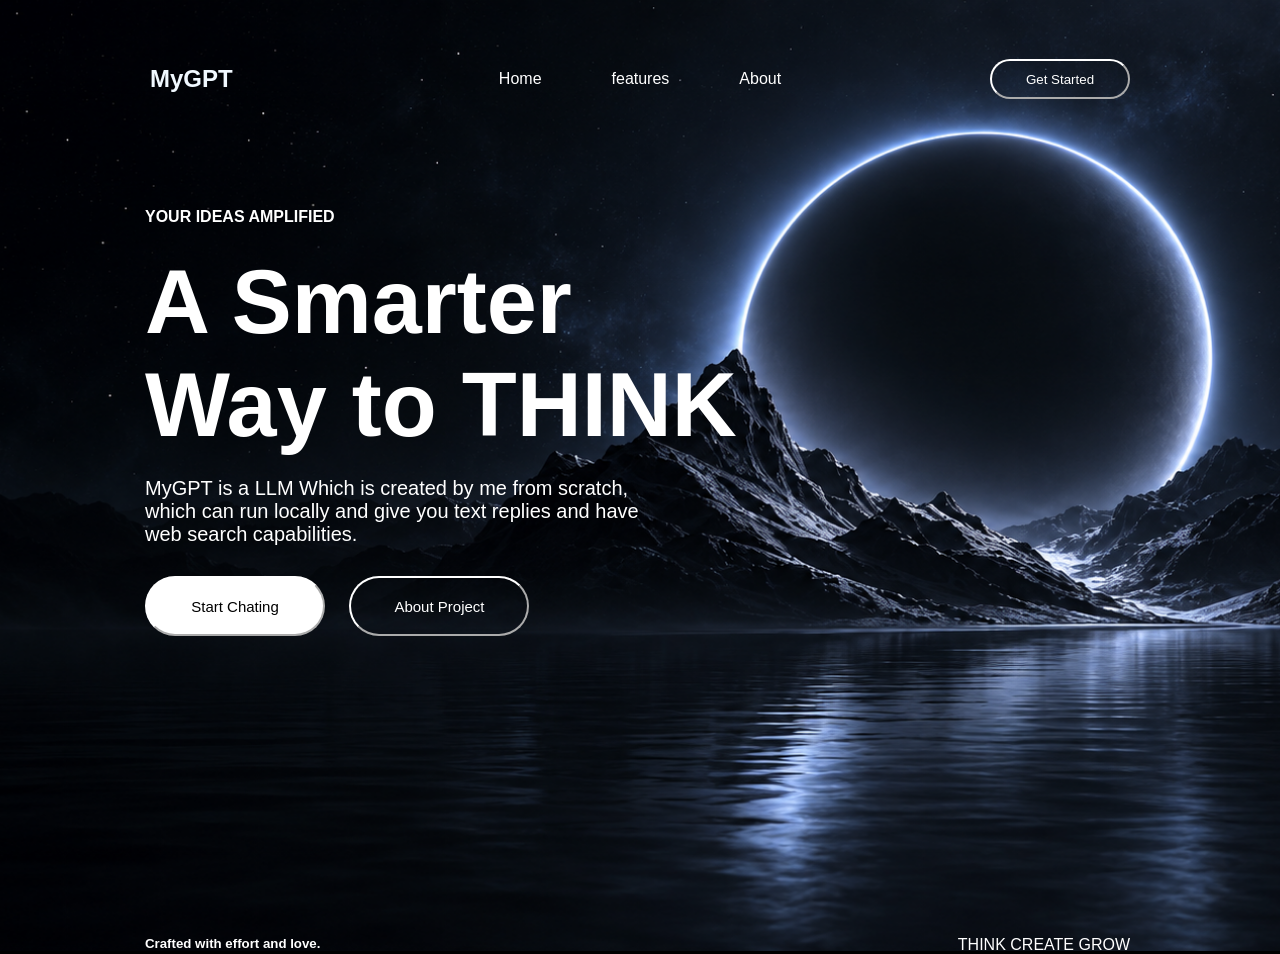
<file: index.html>
<!DOCTYPE html>
<html lang="en">
<head>
    <meta charset="UTF-8">
    <meta name="viewport" content="width=device-width, initial-scale=1.0">
    <title>MiniGPT</title>
    <link rel="stylesheet" href="style.css">
</head>
<body>
    <main>
        <nav>
            <h2>MyGPT</h2>
            <div id="a">
                <a href="#">Home</a>
                <a href="#">features</a>
                <a href="http://127.0.0.1:5500/chat.html">About</a>
            </div>
            <button class="button">Get Started</button>
        </nav>
        
        
        
        
    </main>
    <div class="hero">
            <h4>YOUR IDEAS AMPLIFIED</h4>
            <h1>A Smarter<br> Way to THINK</h1>
            <P>MyGPT is a LLM Which is created by me from scratch, <br>which can run locally and give you text replies and have<br>  web search capabilities.</P>
            <button id="A">Start Chating</button>
            <button id="B">About Project</button>
            
            
    </div>
    <div class="lower"><h5>Crafted with effort and love.</h5>
        <p>THINK CREATE GROW</p>
    </div>
    
</body>
</html>
</file>
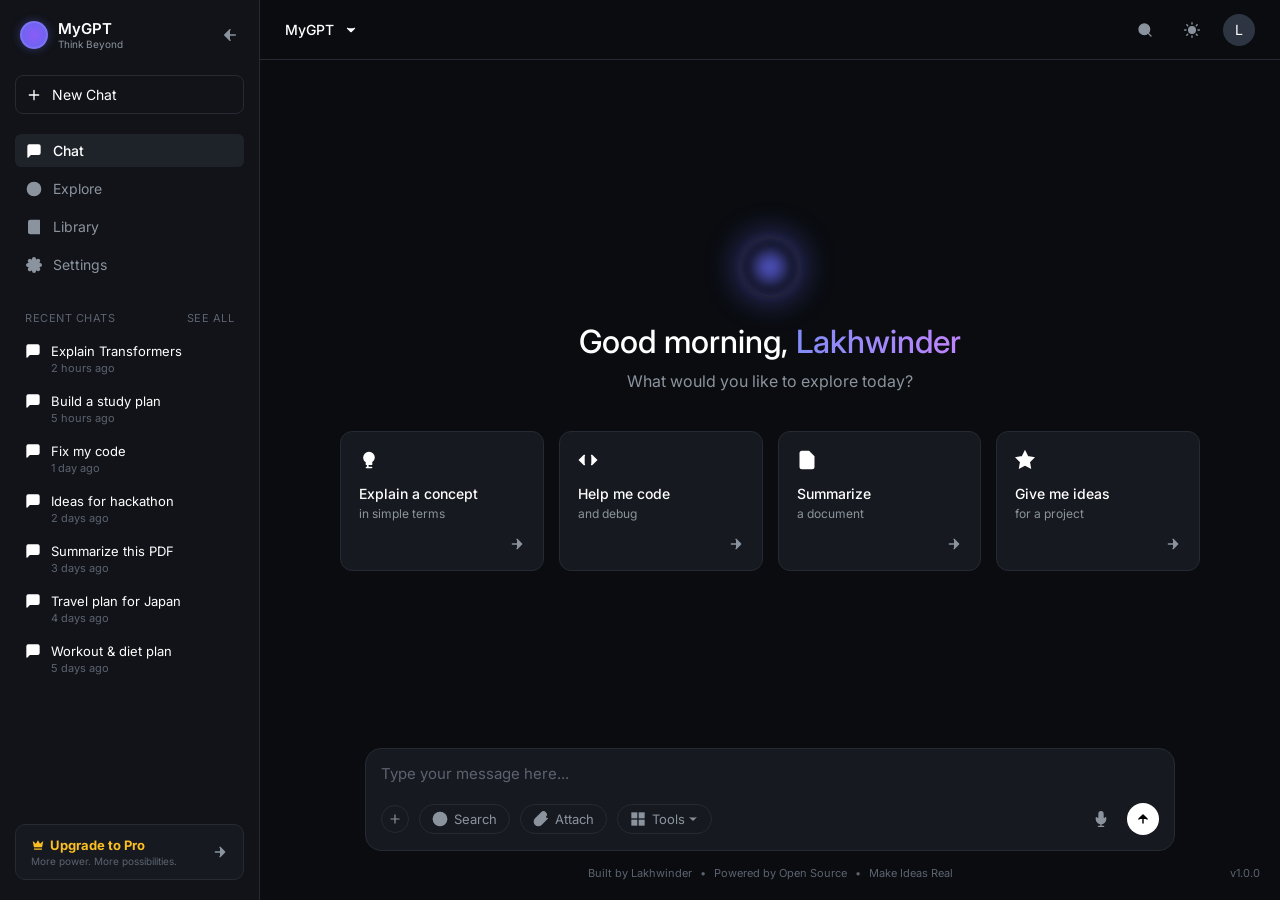
<file: chat.html>
<!DOCTYPE html>
<html lang="en">
<head>
    <meta charset="UTF-8">
    <meta name="viewport" content="width=device-width, initial-scale=1.0">
    <title>MyGPT Interface</title>
    <!-- Importing a clean font -->
    <link href="https://fonts.googleapis.com/css2?family=Inter:wght@300;400;500;600&display=swap" rel="stylesheet">
    <link rel="stylesheet" href="chat.css">
</head>
<body>

    <!-- SIDEBAR -->
    <aside class="sidebar">
        <div class="logo-area">
            <div class="logo-left">
                <div class="logo-icon"></div>
                <div class="logo-text">
                    <h2>MyGPT</h2>
                    <p>Think Beyond</p>
                </div>
            </div>
            <svg viewBox="0 0 24 24" style="color: var(--text-secondary); width: 18px; height: 18px; cursor: pointer;">
                <path d="M19 12H5M12 19l-7-7 7-7" stroke="currentColor" stroke-width="2" stroke-linecap="round" stroke-linejoin="round"/>
            </svg>
        </div>

        <button class="new-chat-btn">
            <svg viewBox="0 0 24 24" stroke="currentColor" stroke-width="2" fill="none" style="width: 16px;"><path d="M12 5v14M5 12h14" stroke-linecap="round"/></svg>
            New Chat
        </button>

        <nav class="nav-menu">
            <a href="#" class="nav-item active">
                <svg viewBox="0 0 24 24" stroke="currentColor" stroke-width="2" fill="none" style="width: 18px;"><path d="M21 15a2 2 0 0 1-2 2H7l-4 4V5a2 2 0 0 1 2-2h14a2 2 0 0 1 2 2z" stroke-linecap="round" stroke-linejoin="round"/></svg>
                Chat
            </a>
            <a href="#" class="nav-item">
                <svg viewBox="0 0 24 24" stroke="currentColor" stroke-width="2" fill="none" style="width: 18px;"><circle cx="12" cy="12" r="10"/><path d="M16.2 7.8l-2 6.3-6.4 2.1 2-6.3z" stroke-linecap="round" stroke-linejoin="round"/></svg>
                Explore
            </a>
            <a href="#" class="nav-item">
                <svg viewBox="0 0 24 24" stroke="currentColor" stroke-width="2" fill="none" style="width: 18px;"><path d="M4 19.5A2.5 2.5 0 0 1 6.5 17H20" stroke-linecap="round" stroke-linejoin="round"/><path d="M6.5 2H20v20H6.5A2.5 2.5 0 0 1 4 19.5v-15A2.5 2.5 0 0 1 6.5 2z" stroke-linecap="round" stroke-linejoin="round"/></svg>
                Library
            </a>
            <a href="#" class="nav-item">
                <svg viewBox="0 0 24 24" stroke="currentColor" stroke-width="2" fill="none" style="width: 18px;"><circle cx="12" cy="12" r="3"/><path d="M19.4 15a1.65 1.65 0 0 0 .33 1.82l.06.06a2 2 0 0 1 0 2.83 2 2 0 0 1-2.83 0l-.06-.06a1.65 1.65 0 0 0-1.82-.33 1.65 1.65 0 0 0-1 1.51V21a2 2 0 0 1-2 2 2 2 0 0 1-2-2v-.09A1.65 1.65 0 0 0 9 19.4a1.65 1.65 0 0 0-1.82.33l-.06.06a2 2 0 0 1-2.83 0 2 2 0 0 1 0-2.83l.06-.06a1.65 1.65 0 0 0 .33-1.82 1.65 1.65 0 0 0-1.51-1H3a2 2 0 0 1-2-2 2 2 0 0 1 2-2h.09A1.65 1.65 0 0 0 4.6 9a1.65 1.65 0 0 0-.33-1.82l-.06-.06a2 2 0 0 1 0-2.83 2 2 0 0 1 2.83 0l.06.06a1.65 1.65 0 0 0 1.82.33H9a1.65 1.65 0 0 0 1-1.51V3a2 2 0 0 1 2-2 2 2 0 0 1 2 2v.09a1.65 1.65 0 0 0 1 1.51 1.65 1.65 0 0 0 1.82-.33l.06-.06a2 2 0 0 1 2.83 0 2 2 0 0 1 0 2.83l-.06.06a1.65 1.65 0 0 0-.33 1.82V9a1.65 1.65 0 0 0 1.51 1H21a2 2 0 0 1 2 2 2 2 0 0 1-2 2h-.09a1.65 1.65 0 0 0-1.51 1z" stroke-linecap="round" stroke-linejoin="round"/></svg>
                Settings
            </a>
        </nav>

        <div class="recent-section">
            <div class="section-header">
                Recent Chats
                <a href="#">See all</a>
            </div>
            
            <div class="chat-item">
                <svg viewBox="0 0 24 24" stroke="currentColor" stroke-width="2" fill="none" style="width: 16px;"><path d="M21 15a2 2 0 0 1-2 2H7l-4 4V5a2 2 0 0 1 2-2h14a2 2 0 0 1 2 2z" stroke-linecap="round" stroke-linejoin="round"/></svg>
                <div class="chat-details">
                    <span class="chat-title">Explain Transformers</span>
                    <span class="chat-time">2 hours ago</span>
                </div>
            </div>
            
            <div class="chat-item">
                <svg viewBox="0 0 24 24" stroke="currentColor" stroke-width="2" fill="none" style="width: 16px;"><path d="M21 15a2 2 0 0 1-2 2H7l-4 4V5a2 2 0 0 1 2-2h14a2 2 0 0 1 2 2z" stroke-linecap="round" stroke-linejoin="round"/></svg>
                <div class="chat-details">
                    <span class="chat-title">Build a study plan</span>
                    <span class="chat-time">5 hours ago</span>
                </div>
            </div>

            <div class="chat-item">
                <svg viewBox="0 0 24 24" stroke="currentColor" stroke-width="2" fill="none" style="width: 16px;"><path d="M21 15a2 2 0 0 1-2 2H7l-4 4V5a2 2 0 0 1 2-2h14a2 2 0 0 1 2 2z" stroke-linecap="round" stroke-linejoin="round"/></svg>
                <div class="chat-details">
                    <span class="chat-title">Fix my code</span>
                    <span class="chat-time">1 day ago</span>
                </div>
            </div>

            <div class="chat-item">
                <svg viewBox="0 0 24 24" stroke="currentColor" stroke-width="2" fill="none" style="width: 16px;"><path d="M21 15a2 2 0 0 1-2 2H7l-4 4V5a2 2 0 0 1 2-2h14a2 2 0 0 1 2 2z" stroke-linecap="round" stroke-linejoin="round"/></svg>
                <div class="chat-details">
                    <span class="chat-title">Ideas for hackathon</span>
                    <span class="chat-time">2 days ago</span>
                </div>
            </div>

            <div class="chat-item">
                <svg viewBox="0 0 24 24" stroke="currentColor" stroke-width="2" fill="none" style="width: 16px;"><path d="M21 15a2 2 0 0 1-2 2H7l-4 4V5a2 2 0 0 1 2-2h14a2 2 0 0 1 2 2z" stroke-linecap="round" stroke-linejoin="round"/></svg>
                <div class="chat-details">
                    <span class="chat-title">Summarize this PDF</span>
                    <span class="chat-time">3 days ago</span>
                </div>
            </div>

            <div class="chat-item">
                <svg viewBox="0 0 24 24" stroke="currentColor" stroke-width="2" fill="none" style="width: 16px;"><path d="M21 15a2 2 0 0 1-2 2H7l-4 4V5a2 2 0 0 1 2-2h14a2 2 0 0 1 2 2z" stroke-linecap="round" stroke-linejoin="round"/></svg>
                <div class="chat-details">
                    <span class="chat-title">Travel plan for Japan</span>
                    <span class="chat-time">4 days ago</span>
                </div>
            </div>
            
            <div class="chat-item">
                <svg viewBox="0 0 24 24" stroke="currentColor" stroke-width="2" fill="none" style="width: 16px;"><path d="M21 15a2 2 0 0 1-2 2H7l-4 4V5a2 2 0 0 1 2-2h14a2 2 0 0 1 2 2z" stroke-linecap="round" stroke-linejoin="round"/></svg>
                <div class="chat-details">
                    <span class="chat-title">Workout & diet plan</span>
                    <span class="chat-time">5 days ago</span>
                </div>
            </div>
        </div>

        <div class="upgrade-card">
            <div class="upgrade-text">
                <h4>
                    <svg viewBox="0 0 24 24" fill="currentColor" style="width: 14px; height: 14px;"><path d="M5 16L3 5l5.5 5L12 4l3.5 6L21 5l-2 11H5zm14 3c0 .6-.4 1-1 1H6c-.6 0-1-.4-1-1v-1h14v1z"/></svg>
                    Upgrade to Pro
                </h4>
                <p>More power. More possibilities.</p>
            </div>
            <svg viewBox="0 0 24 24" stroke="currentColor" stroke-width="2" fill="none" style="color: var(--text-secondary); width: 16px;"><path d="M5 12h14M12 5l7 7-7 7" stroke-linecap="round" stroke-linejoin="round"/></svg>
        </div>
    </aside>

    <!-- MAIN CONTENT -->
    <main class="main-content">
        <!-- Top Bar -->
        <header class="top-bar">
            <div class="model-selector">
                MyGPT
                <svg viewBox="0 0 24 24" stroke="currentColor" stroke-width="2" fill="none" style="width: 14px; margin-left: 5px;"><path d="M6 9l6 6 6-6" stroke-linecap="round" stroke-linejoin="round"/></svg>
            </div>
            <div class="top-actions">
                <button class="icon-btn">
                    <svg viewBox="0 0 24 24" stroke="currentColor" stroke-width="2" fill="none"><circle cx="11" cy="11" r="8"/><path d="M21 21l-4.35-4.35" stroke-linecap="round" stroke-linejoin="round"/></svg>
                </button>
                <button class="icon-btn">
                    <svg viewBox="0 0 24 24" stroke="currentColor" stroke-width="2" fill="none"><circle cx="12" cy="12" r="5"/><path d="M12 1v2M12 21v2M4.2 4.2l1.4 1.4M18.4 18.4l1.4 1.4M1 12h2M21 12h2M4.2 19.8l1.4-1.4M18.4 5.6l1.4-1.4" stroke-linecap="round" stroke-linejoin="round"/></svg>
                </button>
                <div class="user-avatar">L</div>
            </div>
        </header>

        <!-- Center Content -->
        <div class="content-wrapper">
            <div class="hero-glow"></div>
            
            <h1 class="greeting">Good morning, <span>Lakhwinder</span></h1>
            <p class="sub-greeting">What would you like to explore today?</p>

            <div class="action-cards">
                <div class="card">
                    <svg class="card-icon" viewBox="0 0 24 24" stroke="currentColor" stroke-width="2" fill="none"><path d="M9 21h6M10.5 21v-3.5M12 3a6 6 0 0 0-6 6c0 2.22 1.21 4.15 3 5.19V17h6v-2.81c1.79-1.04 3-2.97 3-5.19a6 6 0 0 0-6-6z" stroke-linecap="round" stroke-linejoin="round"/></svg>
                    <div class="card-content">
                        <h4>Explain a concept</h4>
                        <p>in simple terms</p>
                    </div>
                    <div class="card-arrow">
                        <svg viewBox="0 0 24 24" stroke="currentColor" stroke-width="2" fill="none"><path d="M5 12h14M12 5l7 7-7 7" stroke-linecap="round" stroke-linejoin="round"/></svg>
                    </div>
                </div>

                <div class="card">
                    <svg class="card-icon" viewBox="0 0 24 24" stroke="currentColor" stroke-width="2" fill="none"><polyline points="16 18 22 12 16 6"/><polyline points="8 6 2 12 8 18"/></svg>
                    <div class="card-content">
                        <h4>Help me code</h4>
                        <p>and debug</p>
                    </div>
                    <div class="card-arrow">
                        <svg viewBox="0 0 24 24" stroke="currentColor" stroke-width="2" fill="none"><path d="M5 12h14M12 5l7 7-7 7" stroke-linecap="round" stroke-linejoin="round"/></svg>
                    </div>
                </div>

                <div class="card">
                    <svg class="card-icon" viewBox="0 0 24 24" stroke="currentColor" stroke-width="2" fill="none"><path d="M14 2H6a2 2 0 0 0-2 2v16a2 2 0 0 0 2 2h12a2 2 0 0 0 2-2V8z"/><polyline points="14 2 14 8 20 8"/><line x1="16" y1="13" x2="8" y2="13"/><line x1="16" y1="17" x2="8" y2="17"/><polyline points="10 9 9 9 8 9"/></svg>
                    <div class="card-content">
                        <h4>Summarize</h4>
                        <p>a document</p>
                    </div>
                    <div class="card-arrow">
                        <svg viewBox="0 0 24 24" stroke="currentColor" stroke-width="2" fill="none"><path d="M5 12h14M12 5l7 7-7 7" stroke-linecap="round" stroke-linejoin="round"/></svg>
                    </div>
                </div>

                <div class="card">
                    <svg class="card-icon" viewBox="0 0 24 24" stroke="currentColor" stroke-width="2" fill="none"><path d="M12 2l3.09 6.26L22 9.27l-5 4.87 1.18 6.88L12 17.77l-6.18 3.25L7 14.14 2 9.27l6.91-1.01L12 2z"/></svg>
                    <div class="card-content">
                        <h4>Give me ideas</h4>
                        <p>for a project</p>
                    </div>
                    <div class="card-arrow">
                        <svg viewBox="0 0 24 24" stroke="currentColor" stroke-width="2" fill="none"><path d="M5 12h14M12 5l7 7-7 7" stroke-linecap="round" stroke-linejoin="round"/></svg>
                    </div>
                </div>
            </div>
        </div>

        <!-- Input Area -->
        <div class="input-container">
            <div class="input-box">
                <textarea placeholder="Type your message here..."></textarea>
                <div class="input-toolbar">
                    <div class="toolbar-left">
                        <button class="icon-btn" style="width: 28px; height: 28px; border: 1px solid var(--border-color);">
                            <svg viewBox="0 0 24 24" stroke="currentColor" stroke-width="2" fill="none" style="width: 14px;"><path d="M12 5v14M5 12h14" stroke-linecap="round"/></svg>
                        </button>
                        <button class="tool-btn">
                            <svg viewBox="0 0 24 24" stroke="currentColor" stroke-width="2" fill="none"><circle cx="12" cy="12" r="10"/><path d="M2 12h20M12 2a15.3 15.3 0 0 1 4 10 15.3 15.3 0 0 1-4 10 15.3 15.3 0 0 1-4-10 15.3 15.3 0 0 1 4-10z" stroke-linecap="round" stroke-linejoin="round"/></svg>
                            Search
                        </button>
                        <button class="tool-btn">
                            <svg viewBox="0 0 24 24" stroke="currentColor" stroke-width="2" fill="none"><path d="M21.44 11.05l-9.19 9.19a6 6 0 0 1-8.49-8.49l9.19-9.19a4 4 0 0 1 5.66 5.66l-9.2 9.19a2 2 0 0 1-2.83-2.83l8.49-8.48" stroke-linecap="round" stroke-linejoin="round"/></svg>
                            Attach
                        </button>
                        <button class="tool-btn">
                            <svg viewBox="0 0 24 24" stroke="currentColor" stroke-width="2" fill="none"><rect x="3" y="3" width="7" height="7"/><rect x="14" y="3" width="7" height="7"/><rect x="14" y="14" width="7" height="7"/><rect x="3" y="14" width="7" height="7"/></svg>
                            Tools
                            <svg viewBox="0 0 24 24" stroke="currentColor" stroke-width="2" fill="none" style="width: 12px; margin-left: -4px;"><path d="M6 9l6 6 6-6" stroke-linecap="round" stroke-linejoin="round"/></svg>
                        </button>
                    </div>
                    <div class="toolbar-right">
                        <button class="icon-btn">
                            <svg viewBox="0 0 24 24" stroke="currentColor" stroke-width="2" fill="none"><path d="M12 1a3 3 0 0 0-3 3v8a3 3 0 0 0 6 0V4a3 3 0 0 0-3-3z"/><path d="M19 10v2a7 7 0 0 1-14 0v-2" stroke-linecap="round" stroke-linejoin="round"/><line x1="12" y1="19" x2="12" y2="23" stroke-linecap="round" stroke-linejoin="round"/><line x1="8" y1="23" x2="16" y2="23" stroke-linecap="round" stroke-linejoin="round"/></svg>
                        </button>
                        <button class="send-btn">
                            <svg viewBox="0 0 24 24" stroke="currentColor" stroke-width="2.5" fill="none" style="width: 14px;"><path d="M12 19V5M5 12l7-7 7 7" stroke-linecap="round" stroke-linejoin="round"/></svg>
                        </button>
                    </div>
                </div>
            </div>
            
            <div class="footer-text">
                Built by Lakhwinder <span>•</span> Powered by Open Source <span>•</span> Make Ideas Real
            </div>
        </div>
        
        <div class="v1-text">v1.0.0</div>
    </main>

</body>
</html>
</file>
<file: style.css>
* {
    margin: 0;
    padding: 0;
    box-sizing: border-box;
}

html {
    scroll-behavior: smooth;
}

body {
    
    
    background-color: #000000;
    background-image: url("./assets/background.png");
    background-size: cover;
    background-position: center;
    background-repeat: no-repeat;
    font-family: Arial, Helvetica, sans-serif;
}
main {
    color: aliceblue;
    
    margin-top: 50px;
    
    

}
nav{
    padding: 20px;
    
    display: flex;
    align-items: center;
    justify-content: center;
    gap: 30px;
    position: relative;
}
nav h2{
    position: absolute;
    left:150px;
}

#a{
    gap: 70px;
    display: flex;  
}
a {
    text-decoration: none;
    color: white;
}
.button{
    position:absolute;
    right: 150px;
    height: 40px;
    width: 140px;
    border-radius: 45px;
    background-color: transparent;
    border-color: white;
    color: white;
}
button {
    cursor: pointer;
    transition: 0.2s;
}

button:hover {
    transform: scale(1.05);
}
.hero{
    color: white;
    
    padding: 100px;
    padding-left:  145px; 
}
.hero h1{
    font-size: 90px;
    padding-top: 25px;
}
.hero p{
    padding-top: 20px;
    font-size: 20px;
}
#B{
    margin-left: 20px;
    margin-top: 30px;
    border-radius: 45px;
    height: 60px;
    width: 180px;
    background-color: transparent;
    border-color: white;
    color: white;
    font-size: 15px;
}
#A{
    margin-top: 30px;
    border-radius: 45px;
    height: 60px;
    width: 180px;
    background-color: white;
    border-color: white;
    color: black;
    font-size: 15px;
}
.hero h5{
    margin-top: 10px;
}
.lower{
    color: white;
    padding-top: 200px;
    padding-left: 145px;
    
    display:flex;
    position:relative;
}
.lower p{
    position:absolute;
    right:150px;
}
</file>
<file: chat.css>
:root {
            --bg-app: #0a0c10;
            --bg-sidebar: #111318;
            --bg-card: #16191f;
            --bg-input: #16191f;
            --border-color: #262a33;
            --text-primary: #ffffff;
            --text-secondary: #8b949e;
            --text-muted: #5c6370;
            --accent-blue: #6366f1;
            --accent-purple: #8b5cf6;
            --accent-glow: rgba(99, 102, 241, 0.4);
            --hover-bg: #1e2229;
        }

        * {
            margin: 0;
            padding: 0;
            box-sizing: border-box;
            font-family: 'Inter', sans-serif;
        }

        body {
            background-color: var(--bg-app);
            color: var(--text-primary);
            height: 100vh;
            display: flex;
            overflow: hidden;
        }

        /* --- SIDEBAR --- */
        .sidebar {
            width: 260px;
            background-color: var(--bg-sidebar);
            border-right: 1px solid var(--border-color);
            display: flex;
            flex-direction: column;
            padding: 20px 15px;
        }

        .logo-area {
            display: flex;
            align-items: center;
            justify-content: space-between;
            margin-bottom: 25px;
            padding: 0 5px;
        }

        .logo-left {
            display: flex;
            align-items: center;
            gap: 10px;
        }

        .logo-icon {
            width: 28px;
            height: 28px;
            border-radius: 50%;
            background: radial-gradient(circle, var(--accent-purple), var(--accent-blue));
            box-shadow: 0 0 10px var(--accent-glow);
            display: flex;
            align-items: center;
            justify-content: center;
            border: 2px solid rgba(255,255,255,0.1);
        }

        .logo-text h2 {
            font-size: 15px;
            font-weight: 600;
            line-height: 1.2;
        }

        .logo-text p {
            font-size: 10px;
            color: var(--text-secondary);
        }

        .new-chat-btn {
            width: 100%;
            padding: 10px;
            background-color: transparent;
            border: 1px solid var(--border-color);
            color: var(--text-primary);
            border-radius: 8px;
            display: flex;
            align-items: center;
            gap: 10px;
            cursor: pointer;
            font-size: 14px;
            margin-bottom: 20px;
            transition: background 0.2s;
        }

        .new-chat-btn:hover {
            background-color: var(--hover-bg);
        }

        .nav-menu {
            display: flex;
            flex-direction: column;
            gap: 5px;
            margin-bottom: 30px;
        }

        .nav-item {
            display: flex;
            align-items: center;
            gap: 10px;
            padding: 8px 10px;
            border-radius: 6px;
            color: var(--text-secondary);
            text-decoration: none;
            font-size: 14px;
            cursor: pointer;
            transition: all 0.2s;
        }

        .nav-item:hover {
            background-color: var(--hover-bg);
            color: var(--text-primary);
        }

        .nav-item.active {
            background-color: var(--hover-bg);
            color: var(--text-primary);
            font-weight: 500;
        }

        .recent-section {
            flex-grow: 1;
            overflow-y: auto;
            margin-bottom: 20px;
        }

        /* Custom Scrollbar for sidebar */
        .recent-section::-webkit-scrollbar {
            width: 4px;
        }
        .recent-section::-webkit-scrollbar-thumb {
            background: var(--border-color);
            border-radius: 4px;
        }

        .section-header {
            display: flex;
            justify-content: space-between;
            align-items: center;
            font-size: 11px;
            color: var(--text-muted);
            margin-bottom: 10px;
            padding: 0 10px;
            text-transform: uppercase;
            letter-spacing: 0.5px;
        }

        .section-header a {
            color: var(--text-muted);
            text-decoration: none;
            font-size: 11px;
        }

        .chat-item {
            display: flex;
            align-items: flex-start;
            gap: 10px;
            padding: 8px 10px;
            border-radius: 6px;
            cursor: pointer;
            transition: background 0.2s;
            margin-bottom: 2px;
        }

        .chat-item:hover {
            background-color: var(--hover-bg);
        }

        .chat-item i {
            margin-top: 3px;
            color: var(--text-secondary);
        }

        .chat-details {
            display: flex;
            flex-direction: column;
            overflow: hidden;
        }

        .chat-title {
            font-size: 13px;
            white-space: nowrap;
            overflow: hidden;
            text-overflow: ellipsis;
            margin-bottom: 2px;
        }

        .chat-time {
            font-size: 11px;
            color: var(--text-muted);
        }

        .upgrade-card {
            background-color: var(--bg-card);
            border: 1px solid var(--border-color);
            border-radius: 10px;
            padding: 12px 15px;
            display: flex;
            align-items: center;
            justify-content: space-between;
            cursor: pointer;
            transition: border-color 0.2s;
        }

        .upgrade-card:hover {
            border-color: var(--accent-blue);
        }

        .upgrade-text h4 {
            font-size: 13px;
            color: #fbbf24;
            margin-bottom: 2px;
            display: flex;
            align-items: center;
            gap: 5px;
        }

        .upgrade-text p {
            font-size: 10px;
            color: var(--text-muted);
        }

        /* --- MAIN CONTENT --- */
        .main-content {
            flex-grow: 1;
            display: flex;
            flex-direction: column;
            position: relative;
        }

        .top-bar {
            height: 60px;
            display: flex;
            align-items: center;
            justify-content: space-between;
            padding: 0 25px;
            border-bottom: 1px solid var(--border-color);
        }

        .model-selector {
            font-size: 14px;
            font-weight: 500;
            display: flex;
            align-items: center;
            gap: 5px;
            cursor: pointer;
        }

        .top-actions {
            display: flex;
            align-items: center;
            gap: 15px;
        }

        .icon-btn {
            background: transparent;
            border: none;
            color: var(--text-secondary);
            cursor: pointer;
            display: flex;
            align-items: center;
            justify-content: center;
            width: 32px;
            height: 32px;
            border-radius: 50%;
            transition: background 0.2s, color 0.2s;
        }

        .icon-btn:hover {
            background-color: var(--hover-bg);
            color: var(--text-primary);
        }

        .user-avatar {
            width: 32px;
            height: 32px;
            background-color: #2e3542;
            border-radius: 50%;
            display: flex;
            align-items: center;
            justify-content: center;
            font-size: 14px;
            cursor: pointer;
        }

        /* --- CENTER CONTENT (HERO & CARDS) --- */
        .content-wrapper {
            flex-grow: 1;
            display: flex;
            flex-direction: column;
            align-items: center;
            justify-content: center;
            padding: 20px;
            max-width: 900px;
            margin: 0 auto;
            width: 100%;
            overflow-y: auto;
        }

        .hero-glow {
            width: 60px;
            height: 60px;
            border-radius: 50%;
            background: transparent;
            border: 1px solid rgba(255,255,255,0.1);
            box-shadow: 0 0 30px 5px var(--accent-glow), inset 0 0 10px var(--accent-glow);
            margin-bottom: 25px;
            position: relative;
        }

        .hero-glow::after {
            content: '';
            position: absolute;
            top: 50%;
            left: 50%;
            transform: translate(-50%, -50%);
            width: 30px;
            height: 30px;
            border-radius: 50%;
            background: var(--accent-blue);
            filter: blur(10px);
        }

        .greeting {
            font-size: 32px;
            font-weight: 500;
            margin-bottom: 10px;
            text-align: center;
        }

        .greeting span {
            background: linear-gradient(to right, #818cf8, #c084fc);
            -webkit-background-clip: text;
            -webkit-text-fill-color: transparent;
        }

        .sub-greeting {
            color: var(--text-secondary);
            font-size: 16px;
            margin-bottom: 40px;
            text-align: center;
        }

        .action-cards {
            display: grid;
            grid-template-columns: repeat(4, 1fr);
            gap: 15px;
            width: 100%;
        }

        .card {
            background-color: var(--bg-card);
            border: 1px solid var(--border-color);
            border-radius: 12px;
            padding: 18px;
            cursor: pointer;
            transition: border-color 0.2s, transform 0.2s;
            display: flex;
            flex-direction: column;
            gap: 15px;
        }

        .card:hover {
            border-color: #4b5563;
            transform: translateY(-2px);
        }

        .card-icon {
            color: var(--text-primary);
            width: 20px;
            height: 20px;
        }

        .card-content h4 {
            font-size: 14px;
            font-weight: 500;
            margin-bottom: 4px;
        }

        .card-content p {
            font-size: 12px;
            color: var(--text-secondary);
        }

        .card-arrow {
            display: flex;
            justify-content: flex-end;
            color: var(--text-secondary);
            margin-top: auto;
        }

        /* --- INPUT AREA --- */
        .input-container {
            width: 100%;
            max-width: 850px;
            margin: 0 auto;
            padding: 0 20px 20px 20px;
        }

        .input-box {
            background-color: var(--bg-input);
            border: 1px solid var(--border-color);
            border-radius: 16px;
            padding: 15px;
            display: flex;
            flex-direction: column;
            gap: 15px;
        }

        .input-box textarea {
            background: transparent;
            border: none;
            color: var(--text-primary);
            font-size: 15px;
            resize: none;
            outline: none;
            width: 100%;
            height: 24px;
            font-family: 'Inter', sans-serif;
        }

        .input-box textarea::placeholder {
            color: var(--text-muted);
        }

        .input-toolbar {
            display: flex;
            align-items: center;
            justify-content: space-between;
        }

        .toolbar-left, .toolbar-right {
            display: flex;
            align-items: center;
            gap: 10px;
        }

        .tool-btn {
            background: transparent;
            border: 1px solid var(--border-color);
            color: var(--text-secondary);
            border-radius: 20px;
            padding: 6px 12px;
            font-size: 13px;
            display: flex;
            align-items: center;
            gap: 6px;
            cursor: pointer;
            transition: background 0.2s;
        }

        .tool-btn:hover {
            background-color: var(--hover-bg);
            color: var(--text-primary);
        }

        .send-btn {
            background-color: #ffffff;
            color: #000000;
            width: 32px;
            height: 32px;
            border-radius: 50%;
            border: none;
            display: flex;
            align-items: center;
            justify-content: center;
            cursor: pointer;
            transition: transform 0.2s;
        }

        .send-btn:hover {
            transform: scale(1.05);
        }

        .footer-text {
            text-align: center;
            font-size: 11px;
            color: var(--text-muted);
            margin-top: 15px;
        }

        .footer-text span {
            margin: 0 5px;
        }

        /* Utility for SVGs */
        svg {
            fill: currentColor;
            width: 16px;
            height: 16px;
        }
        
        .v1-text {
            position: absolute;
            bottom: 20px;
            right: 20px;
            font-size: 11px;
            color: var(--text-muted);
        }
</file>
